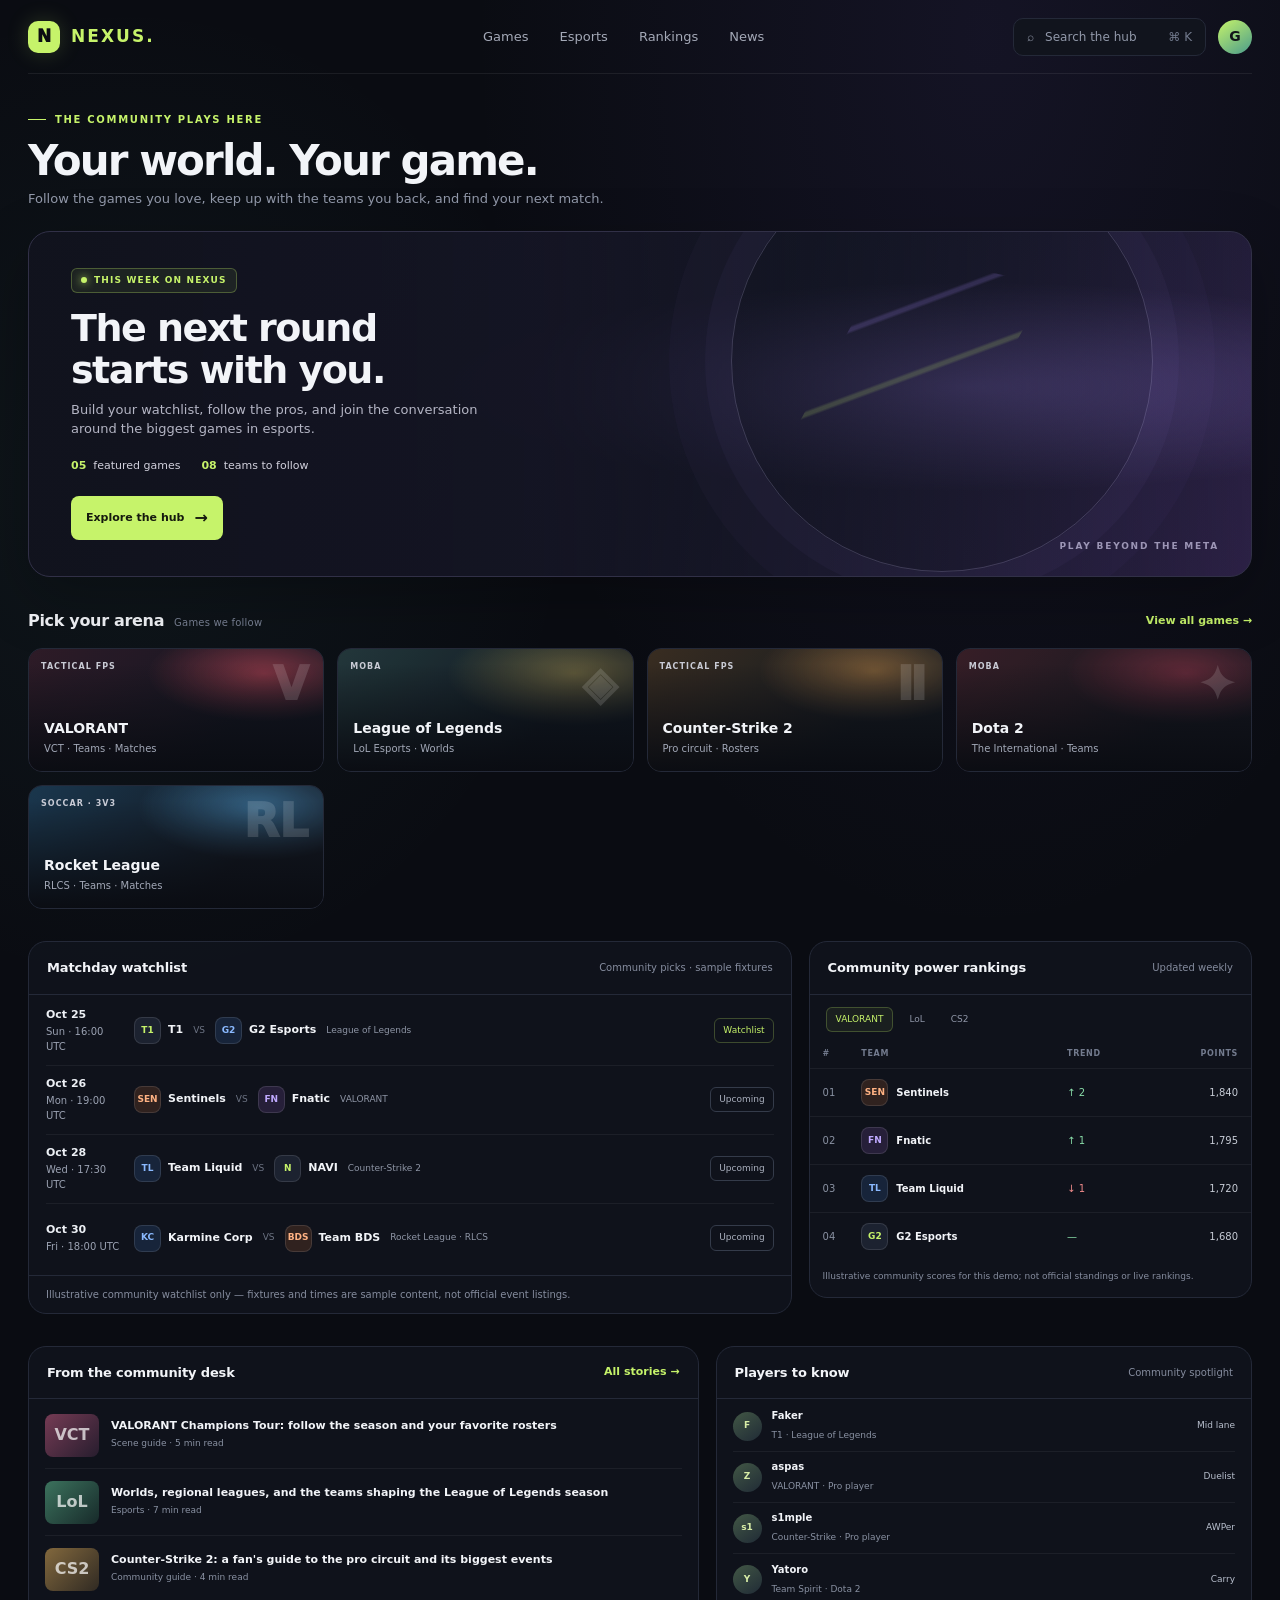
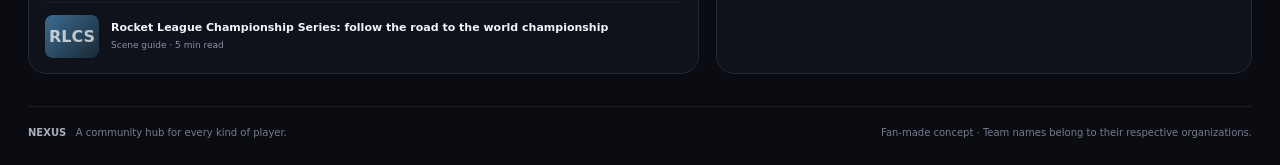
<file: 23.html>
<!DOCTYPE html>
<html lang="en">
<head>
  <meta charset="UTF-8">
  <meta name="viewport" content="width=device-width, initial-scale=1.0">
  <meta name="theme-color" content="#0a0c12">
  <meta name="description" content="NEXUS is a gaming and esports community hub for games, teams, players, tournament watchlists, and community power rankings.">
  <title>NEXUS — Gaming &amp; Esports Hub</title>
  <style>
    :root {
      color-scheme: dark;
      --bg: #0a0c12;
      --panel: #11141d;
      --panel-light: #171b26;
      --line: #242938;
      --muted: #9299aa;
      --text: #f2f4f8;
      --lime: #c6f36a;
      --cyan: #71e5db;
      --purple: #a98bff;
      --orange: #ffac70;
      --radius: 18px;
    }

    * { box-sizing: border-box; }
    html { scroll-behavior: smooth; }
    body {
      margin: 0;
      background:
        radial-gradient(ellipse at 77% 2%, rgba(106, 80, 190, .11), transparent 32rem),
        radial-gradient(ellipse at 10% 28%, rgba(93, 191, 174, .06), transparent 28rem),
        var(--bg);
      color: var(--text);
      font-family: Inter, ui-sans-serif, system-ui, -apple-system, BlinkMacSystemFont, "Segoe UI", sans-serif;
      font-size: 14px;
      line-height: 1.5;
    }
    a { color: inherit; text-decoration: none; }
    button { font: inherit; }
    .shell { width: min(1420px, calc(100% - 56px)); margin: 0 auto; }

    .topbar {
      height: 74px;
      display: flex;
      align-items: center;
      justify-content: space-between;
      border-bottom: 1px solid rgba(255,255,255,.07);
    }
    .brand { display: inline-flex; align-items: center; gap: 11px; font-size: 17px; font-weight: 850; letter-spacing: .12em; }
    .brand-mark {
      width: 32px; height: 32px; display: grid; place-items: center;
      color: var(--bg); background: var(--lime); border-radius: 10px;
      font-weight: 950; font-size: 17px; letter-spacing: 0;
      box-shadow: 0 0 22px rgba(198,243,106,.18);
    }
    .brand span:last-child { color: var(--lime); }
    .nav { display: flex; align-items: center; gap: 31px; margin-left: 80px; }
    .nav a { color: #a4a9b7; font-size: 13px; transition: color .2s ease; }
    .nav a:hover, .nav a:focus-visible { color: var(--lime); }
    .top-actions { display: flex; align-items: center; gap: 12px; }
    .search {
      color: #9299aa; background: var(--panel); border: 1px solid var(--line);
      border-radius: 10px; padding: 9px 13px; font-size: 12px;
    }
    .search kbd { color: #737b8e; margin-left: 28px; font: inherit; }
    .avatar {
      display: grid; place-items: center; width: 34px; height: 34px; border-radius: 50%;
      background: linear-gradient(145deg, #c6f36a, #4a9c8c); color: #11151a; font-weight: 850;
    }

    .intro { padding: 38px 0 22px; }
    .eyebrow { display: flex; align-items: center; gap: 9px; color: var(--lime); font-size: 10px; font-weight: 800; letter-spacing: .17em; text-transform: uppercase; }
    .eyebrow::before { content: ""; width: 18px; height: 1px; background: currentColor; }
    h1 { margin: 10px 0 5px; font-size: clamp(28px, 4vw, 42px); line-height: 1.12; letter-spacing: -.045em; }
    .intro p { margin: 0; max-width: 620px; color: var(--muted); font-size: 13px; }

    .hero {
      min-height: 290px; position: relative; overflow: hidden; display: flex; align-items: center;
      padding: 36px 42px; border: 1px solid #313047; border-radius: 22px;
      background:
        linear-gradient(90deg, rgba(16,18,29,.98) 4%, rgba(20,20,35,.93) 42%, rgba(24,21,42,.18) 100%),
        radial-gradient(ellipse at 77% 45%, rgba(169,139,255,.38), transparent 39%),
        linear-gradient(125deg, #202030, #101722 54%, #30234b);
      box-shadow: 0 20px 60px rgba(0,0,0,.25);
    }
    .hero::before, .hero::after { content: ""; position: absolute; pointer-events: none; }
    .hero::before {
      width: 420px; height: 420px; right: 8%; top: -82px; border-radius: 50%;
      border: 1px solid rgba(210,201,255,.2);
      box-shadow: 0 0 0 26px rgba(169,139,255,.035), 0 0 0 62px rgba(169,139,255,.025);
    }
    .hero::after {
      width: 170px; height: 230px; right: 21%; top: 33px; opacity: .48;
      background: linear-gradient(145deg, transparent 22%, rgba(169,139,255,.38) 23% 24%, transparent 25% 47%, rgba(198,243,106,.36) 48% 49%, transparent 50%);
      transform: skew(-18deg) rotate(12deg);
    }
    .hero-copy { position: relative; z-index: 1; max-width: 530px; }
    .hero-label { display: inline-flex; align-items: center; gap: 7px; padding: 5px 9px; border: 1px solid rgba(198,243,106,.28); border-radius: 6px; color: var(--lime); background: rgba(198,243,106,.07); font-size: 9px; font-weight: 800; letter-spacing: .13em; text-transform: uppercase; }
    .hero-label i { width: 6px; height: 6px; border-radius: 50%; background: var(--lime); box-shadow: 0 0 9px var(--lime); }
    .hero h2 { margin: 15px 0 8px; font-size: clamp(26px, 4vw, 38px); line-height: 1.1; letter-spacing: -.04em; }
    .hero p { max-width: 440px; margin: 0; color: #b4b5c4; font-size: 13px; }
    .hero-meta { display: flex; gap: 21px; margin-top: 19px; color: #d1d0dc; font-size: 11px; }
    .hero-meta span { display: flex; align-items: center; gap: 7px; }
    .hero-meta b { color: var(--lime); }
    .hero-cta { display: inline-flex; align-items: center; gap: 10px; margin-top: 22px; padding: 10px 15px; border-radius: 8px; background: var(--lime); color: #15190e; font-size: 11px; font-weight: 850; transition: transform .2s ease, box-shadow .2s ease; }
    .hero-cta:hover { transform: translateY(-2px); box-shadow: 0 8px 24px rgba(198,243,106,.18); }
    .hero-cta span { font-size: 16px; }
    .hero-art-label { position: absolute; right: 32px; bottom: 23px; z-index: 1; color: rgba(229,223,255,.62); font-size: 9px; font-weight: 800; letter-spacing: .2em; text-transform: uppercase; }

    .section { margin-top: 32px; }
    .section-head { display: flex; justify-content: space-between; align-items: center; margin-bottom: 15px; }
    .section-title { display: flex; align-items: baseline; gap: 10px; margin: 0; font-size: 16px; letter-spacing: -.02em; }
    .section-title small { color: #788093; font-size: 10px; font-weight: 500; letter-spacing: .02em; }
    .text-link { color: var(--lime); font-size: 11px; font-weight: 750; }
    .text-link:hover { color: white; }

    .games { display: grid; grid-template-columns: repeat(4, 1fr); gap: 13px; }
    .game-card {
      min-height: 124px; position: relative; overflow: hidden; display: flex; align-items: end;
      padding: 15px; border: 1px solid var(--line); border-radius: 14px; isolation: isolate;
      background: var(--panel); transition: transform .2s ease, border-color .2s ease;
    }
    .game-card:hover { transform: translateY(-3px); border-color: #555974; }
    .game-card::before { content: ""; position: absolute; z-index: -1; inset: 0; opacity: .9; }
    .game-card::after { content: ""; position: absolute; z-index: -1; inset: 0; background: linear-gradient(0deg, rgba(10,12,18,.96), transparent 88%); }
    .game-card.valorant::before { background: radial-gradient(ellipse at 80% 20%, rgba(255,88,107,.5), transparent 35%), linear-gradient(135deg, #321c2a, #151723 68%); }
    .game-card.lol::before { background: radial-gradient(ellipse at 80% 20%, rgba(198,172,91,.48), transparent 38%), linear-gradient(135deg, #263b3f, #111923 68%); }
    .game-card.cs::before { background: radial-gradient(ellipse at 77% 18%, rgba(255,176,86,.43), transparent 36%), linear-gradient(135deg, #3e3023, #171b22 68%); }
    .game-card.dota::before { background: radial-gradient(ellipse at 78% 20%, rgba(201,67,91,.46), transparent 37%), linear-gradient(135deg, #3c2029, #171821 68%); }
    .game-card.rocket-league::before { background: radial-gradient(ellipse at 78% 18%, rgba(94,190,255,.48), transparent 37%), linear-gradient(135deg, #1c3b54, #151923 68%); }
    .game-symbol { position: absolute; top: 12px; right: 15px; color: rgba(255,255,255,.14); font-size: 46px; font-weight: 950; line-height: 1; }
    .game-name { font-size: 14px; font-weight: 800; }
    .game-meta { color: #a2a8b7; font-size: 10px; }
    .game-copy { display: flex; flex-direction: column; gap: 2px; }
    .game-tag { position: absolute; top: 12px; left: 12px; color: #c9cbd5; font-size: 8px; font-weight: 800; letter-spacing: .13em; text-transform: uppercase; }

    .content-grid { display: grid; grid-template-columns: minmax(0, 1.55fr) minmax(310px, .9fr); gap: 17px; align-items: start; }
    .panel { overflow: hidden; border: 1px solid var(--line); border-radius: var(--radius); background: rgba(17,20,29,.88); }
    .panel-head { display: flex; justify-content: space-between; align-items: center; padding: 16px 18px; border-bottom: 1px solid var(--line); }
    .panel-head h3 { margin: 0; font-size: 13px; letter-spacing: -.01em; }
    .panel-head span { color: #858c9e; font-size: 10px; }
    .match-list { padding: 2px 17px; }
    .match { display: grid; grid-template-columns: 76px 1fr 75px; gap: 12px; align-items: center; min-height: 69px; border-bottom: 1px solid rgba(255,255,255,.055); }
    .match:last-child { border-bottom: 0; }
    .match-date { color: #9ba2b2; font-size: 10px; line-height: 1.5; }
    .match-date strong { display: block; color: #edf0f5; font-size: 11px; }
    .match-teams { display: flex; align-items: center; gap: 10px; }
    .team { display: flex; align-items: center; gap: 7px; min-width: 0; font-size: 11px; font-weight: 700; }
    .team-badge { display: grid; flex: 0 0 27px; place-items: center; width: 27px; height: 27px; border: 1px solid rgba(255,255,255,.11); border-radius: 8px; background: #1c2230; color: var(--lime); font-size: 9px; font-weight: 900; }
    .team-badge.blue { color: #8ab9ff; background: #17243a; }
    .team-badge.orange { color: #ffb283; background: #30221f; }
    .team-badge.purple { color: #c0aaff; background: #261f39; }
    .versus { color: #6c7383; font-size: 9px; }
    .match-game { display: block; color: #8e95a5; font-size: 9px; font-weight: 500; }
    .match-state { justify-self: end; padding: 5px 8px; border: 1px solid #343b4a; border-radius: 6px; color: #abb1bf; font-size: 9px; white-space: nowrap; }
    .match-state.watch { border-color: rgba(198,243,106,.25); color: var(--lime); }
    .demo-note { margin: 0; padding: 11px 17px; border-top: 1px solid var(--line); color: #858c9e; font-size: 10px; }

    .rank-tabs { display: flex; gap: 6px; padding: 12px 16px 8px; }
    .rank-tab { padding: 5px 9px; border: 1px solid transparent; border-radius: 6px; color: #9097a8; font-size: 9px; }
    .rank-tab.active { color: var(--lime); border-color: rgba(198,243,106,.23); background: rgba(198,243,106,.06); }
    .rank-table { width: 100%; border-collapse: collapse; text-align: left; }
    .rank-table th { padding: 8px 13px; color: #737b8e; font-size: 8px; font-weight: 700; letter-spacing: .08em; text-transform: uppercase; }
    .rank-table td { padding: 10px 13px; border-top: 1px solid rgba(255,255,255,.055); font-size: 10px; }
    .rank-num { color: #8991a2; width: 27px; }
    .rank-team { display: flex; align-items: center; gap: 8px; font-weight: 750; }
    .rank-points { color: #c6cbd5; text-align: right; }
    .trend { color: #88dca8; font-size: 9px; }
    .trend.down { color: #f08b8b; }
    .rank-disclaimer { margin: 0; padding: 10px 13px 13px; color: #858c9e; font-size: 9px; }

    .lower-grid { display: grid; grid-template-columns: minmax(0, 1.25fr) minmax(0, 1fr); gap: 17px; }
    .news-list { padding: 3px 16px; }
    .news-item { display: grid; grid-template-columns: 54px 1fr; gap: 12px; align-items: center; min-height: 67px; border-bottom: 1px solid rgba(255,255,255,.055); }
    .news-item:last-child { border-bottom: 0; }
    .news-thumb { width: 54px; height: 43px; display: grid; place-items: center; border-radius: 8px; color: rgba(255,255,255,.7); font-size: 16px; font-weight: 900; }
    .news-thumb.pink { background: linear-gradient(135deg, #753b54, #271d2e); }
    .news-thumb.green { background: linear-gradient(135deg, #3c725d, #172a2a); }
    .news-thumb.gold { background: linear-gradient(135deg, #82683d, #302a23); }
    .news-thumb.blue { background: linear-gradient(135deg, #3b6c91, #1a2835); }
    .news-item h4 { margin: 0 0 3px; font-size: 11px; line-height: 1.35; }
    .news-item p { margin: 0; color: #8991a2; font-size: 9px; }
    .player-list { padding: 2px 16px 7px; }
    .player { display: grid; grid-template-columns: 30px 1fr auto; gap: 9px; align-items: center; min-height: 51px; border-bottom: 1px solid rgba(255,255,255,.055); }
    .player:last-child { border-bottom: 0; }
    .player-avatar { display: grid; place-items: center; width: 29px; height: 29px; border-radius: 50%; background: linear-gradient(145deg, #425745, #202b36); color: #d8eda7; font-size: 9px; font-weight: 850; }
    .player-info strong { display: block; font-size: 10px; }
    .player-info span { color: #8991a2; font-size: 9px; }
    .player-game { color: #b8bfcd; font-size: 9px; }

    .footer { display: flex; justify-content: space-between; align-items: center; gap: 16px; margin-top: 32px; padding: 18px 0 25px; border-top: 1px solid rgba(255,255,255,.07); color: #747c8e; font-size: 10px; }
    .footer strong { color: #a7adba; }
    :focus-visible { outline: 2px solid var(--lime); outline-offset: 3px; }

    @media (max-width: 900px) {
      .shell { width: min(100% - 36px, 700px); }
      .nav { gap: 17px; margin-left: 0; }
      .search { display: none; }
      .content-grid { grid-template-columns: 1fr; }
      .rank-panel { grid-row: 1; }
    }
    @media (max-width: 620px) {
      .shell { width: calc(100% - 28px); }
      .topbar { height: 64px; }
      .brand { font-size: 14px; }
      .nav { gap: 13px; }
      .nav a { font-size: 10px; }
      .nav a:nth-child(3), .nav a:nth-child(4) { display: none; }
      .top-actions { gap: 8px; }
      .avatar { width: 30px; height: 30px; }
      .intro { padding-top: 28px; }
      .hero { min-height: 300px; padding: 25px 22px; }
      .hero::before { right: -190px; opacity: .65; }
      .hero::after { right: -60px; opacity: .3; }
      .hero-art-label { right: 16px; bottom: 13px; font-size: 8px; }
      .hero-copy { max-width: 100%; }
      .hero p { max-width: 330px; }
      .games { grid-template-columns: repeat(2, 1fr); gap: 10px; }
      .game-card { min-height: 112px; padding: 12px; }
      .section { margin-top: 25px; }
      .content-grid, .lower-grid { gap: 12px; }
      .match { grid-template-columns: 57px 1fr auto; gap: 7px; }
      .match-teams { gap: 6px; }
      .team { gap: 5px; font-size: 10px; }
      .team-badge { flex-basis: 23px; width: 23px; height: 23px; font-size: 8px; }
      .match-state { padding: 4px 6px; font-size: 8px; }
      .lower-grid { grid-template-columns: 1fr; }
      .footer { align-items: flex-start; flex-direction: column; }
    }
    @media (prefers-reduced-motion: reduce) {
      *, *::before, *::after { scroll-behavior: auto !important; transition-duration: .01ms !important; }
    }
  </style>
</head>
<body>
  <div class="shell">
    <header class="topbar">
      <a class="brand" href="#home" aria-label="Nexus home"><span class="brand-mark">N</span><span>NEXUS<span>.</span></span></a>
      <nav class="nav" aria-label="Main navigation">
        <a href="#games">Games</a>
        <a href="#schedule">Esports</a>
        <a href="#rankings">Rankings</a>
        <a href="#news">News</a>
      </nav>
      <div class="top-actions">
        <span class="search" aria-label="Search preview">⌕ &nbsp; Search the hub <kbd>⌘ K</kbd></span>
        <span class="avatar" aria-label="Community profile">G</span>
      </div>
    </header>

    <main id="home">
      <section class="intro" aria-labelledby="page-title">
        <div class="eyebrow">The community plays here</div>
        <h1 id="page-title">Your world. Your game.</h1>
        <p>Follow the games you love, keep up with the teams you back, and find your next match.</p>
      </section>

      <section class="hero" aria-labelledby="featured-title">
        <div class="hero-copy">
          <span class="hero-label"><i></i> This week on Nexus</span>
          <h2 id="featured-title">The next round<br>starts with you.</h2>
          <p>Build your watchlist, follow the pros, and join the conversation around the biggest games in esports.</p>
          <div class="hero-meta">
            <span><b>05</b> featured games</span>
            <span><b>08</b> teams to follow</span>
          </div>
          <a class="hero-cta" href="#schedule">Explore the hub <span aria-hidden="true">→</span></a>
        </div>
        <span class="hero-art-label">Play beyond the meta</span>
      </section>

      <section class="section" id="games" aria-labelledby="games-title">
        <div class="section-head">
          <h2 class="section-title" id="games-title">Pick your arena <small>Games we follow</small></h2>
          <a class="text-link" href="#schedule">View all games →</a>
        </div>
        <div class="games">
          <a class="game-card valorant" href="#schedule" aria-label="Valorant esports and schedule">
            <span class="game-tag">Tactical FPS</span><span class="game-symbol" aria-hidden="true">V</span>
            <span class="game-copy"><span class="game-name">VALORANT</span><span class="game-meta">VCT · Teams · Matches</span></span>
          </a>
          <a class="game-card lol" href="#schedule" aria-label="League of Legends esports and schedule">
            <span class="game-tag">MOBA</span><span class="game-symbol" aria-hidden="true">◈</span>
            <span class="game-copy"><span class="game-name">League of Legends</span><span class="game-meta">LoL Esports · Worlds</span></span>
          </a>
          <a class="game-card cs" href="#schedule" aria-label="Counter-Strike 2 esports and schedule">
            <span class="game-tag">Tactical FPS</span><span class="game-symbol" aria-hidden="true">Ⅱ</span>
            <span class="game-copy"><span class="game-name">Counter-Strike 2</span><span class="game-meta">Pro circuit · Rosters</span></span>
          </a>
          <a class="game-card dota" href="#schedule" aria-label="Dota 2 esports and schedule">
            <span class="game-tag">MOBA</span><span class="game-symbol" aria-hidden="true">✦</span>
            <span class="game-copy"><span class="game-name">Dota 2</span><span class="game-meta">The International · Teams</span></span>
          </a>
          <a class="game-card rocket-league" href="#schedule" aria-label="Rocket League Championship Series esports and schedule">
            <span class="game-tag">Soccar · 3v3</span><span class="game-symbol" aria-hidden="true">RL</span>
            <span class="game-copy"><span class="game-name">Rocket League</span><span class="game-meta">RLCS · Teams · Matches</span></span>
          </a>
        </div>
      </section>

      <section class="section content-grid" id="schedule" aria-label="Tournament schedule and rankings">
        <div class="panel">
          <div class="panel-head"><h3>Matchday watchlist</h3><span>Community picks · sample fixtures</span></div>
          <div class="match-list">
            <article class="match">
              <div class="match-date"><strong>Oct 25</strong>Sun · 16:00 UTC</div>
              <div class="match-teams">
                <span class="team"><span class="team-badge">T1</span>T1</span><span class="versus">VS</span>
                <span class="team"><span class="team-badge blue">G2</span>G2 Esports</span>
                <span class="match-game">League of Legends</span>
              </div>
              <span class="match-state watch">Watchlist</span>
            </article>
            <article class="match">
              <div class="match-date"><strong>Oct 26</strong>Mon · 19:00 UTC</div>
              <div class="match-teams">
                <span class="team"><span class="team-badge orange">SEN</span>Sentinels</span><span class="versus">VS</span>
                <span class="team"><span class="team-badge purple">FN</span>Fnatic</span>
                <span class="match-game">VALORANT</span>
              </div>
              <span class="match-state">Upcoming</span>
            </article>
            <article class="match">
              <div class="match-date"><strong>Oct 28</strong>Wed · 17:30 UTC</div>
              <div class="match-teams">
                <span class="team"><span class="team-badge blue">TL</span>Team Liquid</span><span class="versus">VS</span>
                <span class="team"><span class="team-badge">N</span>NAVI</span>
                <span class="match-game">Counter-Strike 2</span>
              </div>
              <span class="match-state">Upcoming</span>
            </article>
            <article class="match">
              <div class="match-date"><strong>Oct 30</strong>Fri · 18:00 UTC</div>
              <div class="match-teams">
                <span class="team"><span class="team-badge blue">KC</span>Karmine Corp</span><span class="versus">VS</span>
                <span class="team"><span class="team-badge orange">BDS</span>Team BDS</span>
                <span class="match-game">Rocket League · RLCS</span>
              </div>
              <span class="match-state">Upcoming</span>
            </article>
          </div>
          <p class="demo-note">Illustrative community watchlist only — fixtures and times are sample content, not official event listings.</p>
        </div>

        <div class="panel rank-panel" id="rankings">
          <div class="panel-head"><h3>Community power rankings</h3><span>Updated weekly</span></div>
          <div class="rank-tabs" aria-label="Ranking game categories">
            <span class="rank-tab active">VALORANT</span><span class="rank-tab">LoL</span><span class="rank-tab">CS2</span>
          </div>
          <table class="rank-table">
            <thead><tr><th scope="col">#</th><th scope="col">Team</th><th scope="col">Trend</th><th scope="col" style="text-align:right">Points</th></tr></thead>
            <tbody>
              <tr><td class="rank-num">01</td><td><span class="rank-team"><span class="team-badge orange">SEN</span>Sentinels</span></td><td class="trend">↑ 2</td><td class="rank-points">1,840</td></tr>
              <tr><td class="rank-num">02</td><td><span class="rank-team"><span class="team-badge purple">FN</span>Fnatic</span></td><td class="trend">↑ 1</td><td class="rank-points">1,795</td></tr>
              <tr><td class="rank-num">03</td><td><span class="rank-team"><span class="team-badge blue">TL</span>Team Liquid</span></td><td class="trend down">↓ 1</td><td class="rank-points">1,720</td></tr>
              <tr><td class="rank-num">04</td><td><span class="rank-team"><span class="team-badge">G2</span>G2 Esports</span></td><td class="trend">—</td><td class="rank-points">1,680</td></tr>
            </tbody>
          </table>
          <p class="rank-disclaimer">Illustrative community scores for this demo; not official standings or live rankings.</p>
        </div>
      </section>

      <section class="section lower-grid" id="news" aria-label="Gaming news and featured players">
        <div class="panel">
          <div class="panel-head"><h3>From the community desk</h3><a class="text-link" href="#news">All stories →</a></div>
          <div class="news-list">
            <article class="news-item"><div class="news-thumb pink" aria-hidden="true">VCT</div><div><h4>VALORANT Champions Tour: follow the season and your favorite rosters</h4><p>Scene guide · 5 min read</p></div></article>
            <article class="news-item"><div class="news-thumb green" aria-hidden="true">LoL</div><div><h4>Worlds, regional leagues, and the teams shaping the League of Legends season</h4><p>Esports · 7 min read</p></div></article>
            <article class="news-item"><div class="news-thumb gold" aria-hidden="true">CS2</div><div><h4>Counter-Strike 2: a fan's guide to the pro circuit and its biggest events</h4><p>Community guide · 4 min read</p></div></article>
            <article class="news-item"><div class="news-thumb blue" aria-hidden="true">RLCS</div><div><h4>Rocket League Championship Series: follow the road to the world championship</h4><p>Scene guide · 5 min read</p></div></article>
          </div>
        </div>
        <div class="panel">
          <div class="panel-head"><h3>Players to know</h3><span>Community spotlight</span></div>
          <div class="player-list">
            <div class="player"><span class="player-avatar">F</span><span class="player-info"><strong>Faker</strong><span>T1 · League of Legends</span></span><span class="player-game">Mid lane</span></div>
            <div class="player"><span class="player-avatar">Z</span><span class="player-info"><strong> aspas</strong><span>VALORANT · Pro player</span></span><span class="player-game">Duelist</span></div>
            <div class="player"><span class="player-avatar">s1</span><span class="player-info"><strong>s1mple</strong><span>Counter-Strike · Pro player</span></span><span class="player-game">AWPer</span></div>
            <div class="player"><span class="player-avatar">Y</span><span class="player-info"><strong>Yatoro</strong><span>Team Spirit · Dota 2</span></span><span class="player-game">Carry</span></div>
          </div>
        </div>
      </section>
    </main>

    <footer class="footer">
      <span><strong>NEXUS</strong> &nbsp; A community hub for every kind of player.</span>
      <span>Fan-made concept · Team names belong to their respective organizations.</span>
    </footer>
  </div>
</body>
</html>
</file>
